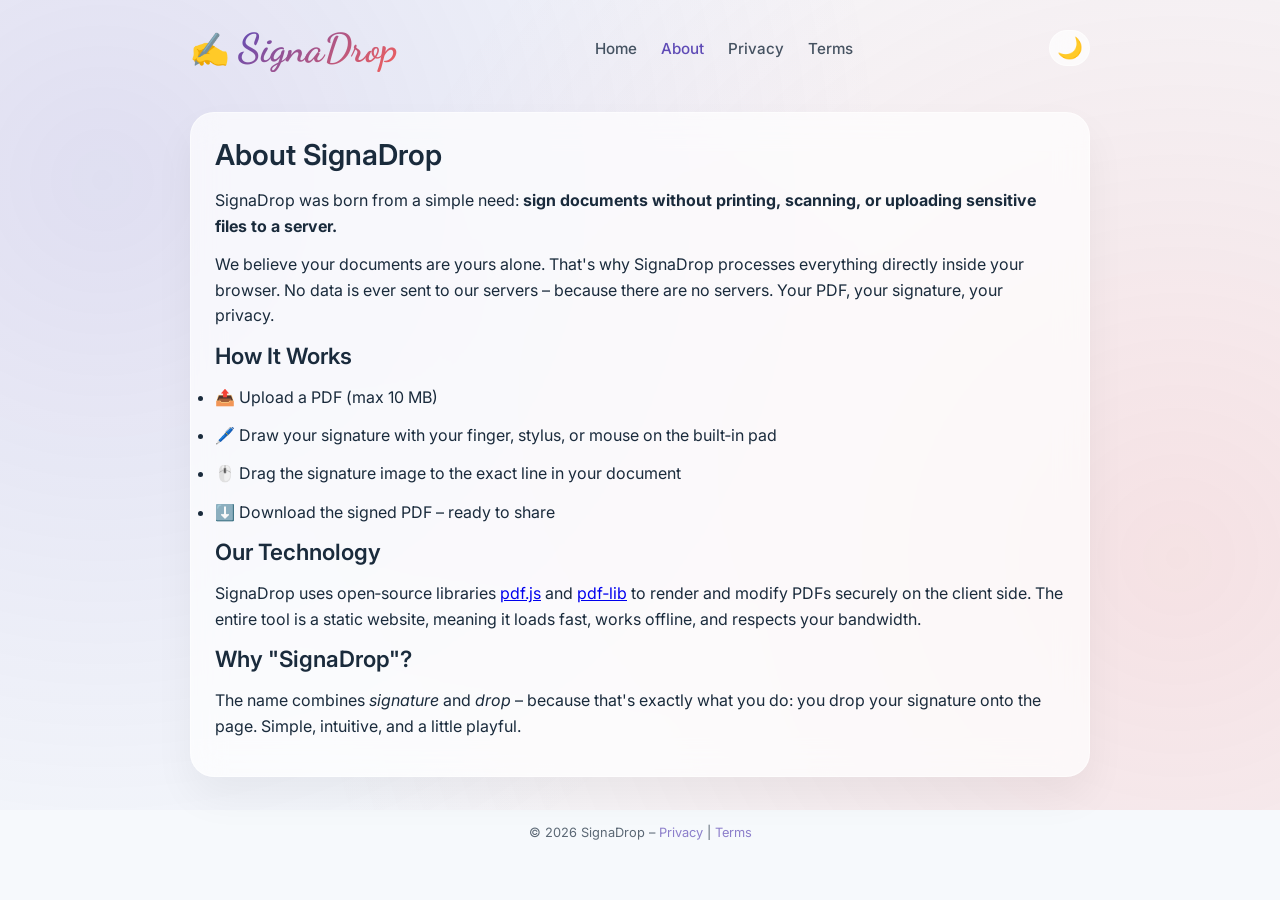
<file: about.html>
<!DOCTYPE html>
<html lang="en">
<head>
    <meta charset="UTF-8">
    <meta name="viewport" content="width=device-width, initial-scale=1.0">
    <title>About SignaDrop – The Visual PDF Signature Tool</title>
    <meta name="description" content="Learn how SignaDrop lets you draw, drag, and sign PDFs instantly in your browser, with complete privacy.">
    <link rel="canonical" href="https://signadrop.com/about">
    <meta name="robots" content="index, follow">
    <link rel="stylesheet" href="css/style.css">
    <link href="https://fonts.googleapis.com/css2?family=Inter:opsz,wght@14..32,400..700&family=Dancing+Script:wght@700&display=swap" rel="stylesheet">

        <!-- Favicon (optional but recommended) -->
    <link rel="icon" type="image/svg+xml" href="/favicon.svg">
    <link rel="apple-touch-icon" href="/icons/icon-192x192.png">

    <!-- Web App Manifest -->
    <link rel="manifest" href="/manifest.json">

    <!-- Theme colour for browsers -->
    <meta name="theme-color" content="#5f4bb6">
</head>
<body>
    <div class="app-container">
        <header>
            <a href="/" class="logo-group"><span class="logo-icon">✍️</span><span class="logo">SignaDrop</span></a>
            <nav class="main-nav">
                <ul>
                    <li><a href="/">Home</a></li>
                    <li><a href="about.html" class="active">About</a></li>
                    <li><a href="privacy.html">Privacy</a></li>
                    <li><a href="terms.html">Terms</a></li>
                </ul>
            </nav>
            <button class="theme-toggle" id="theme-toggle" aria-label="Switch dark/light mode">🌙</button>
        </header>

        <section class="card">
            <h1>About SignaDrop</h1>
            <p>SignaDrop was born from a simple need: <strong>sign documents without printing, scanning, or uploading sensitive files to a server.</strong></p>
            <p>We believe your documents are yours alone. That's why SignaDrop processes everything directly inside your browser. No data is ever sent to our servers – because there are no servers. Your PDF, your signature, your privacy.</p>

            <h2>How It Works</h2>
            <ul>
                <li>📤 Upload a PDF (max 10 MB)</li>
                <li>🖊️ Draw your signature with your finger, stylus, or mouse on the built‑in pad</li>
                <li>🖱️ Drag the signature image to the exact line in your document</li>
                <li>⬇️ Download the signed PDF – ready to share</li>
            </ul>

            <h2>Our Technology</h2>
            <p>SignaDrop uses open‑source libraries <a href="https://mozilla.github.io/pdf.js/" target="_blank" rel="noopener">pdf.js</a> and <a href="https://pdf-lib.js.org/" target="_blank" rel="noopener">pdf‑lib</a> to render and modify PDFs securely on the client side. The entire tool is a static website, meaning it loads fast, works offline, and respects your bandwidth.</p>

            <h2>Why "SignaDrop"?</h2>
            <p>The name combines <em>signature</em> and <em>drop</em> – because that's exactly what you do: you drop your signature onto the page. Simple, intuitive, and a little playful.</p>
        </section>

        <footer>
            <p>© 2026 SignaDrop – <a href="privacy.html">Privacy</a> | <a href="terms.html">Terms</a></p>
        </footer>
    </div>
    <script>
        // Minimal theme toggle (same logic)
        const toggle = document.getElementById('theme-toggle');
        const stored = localStorage.getItem('theme');
        if (stored === 'dark') {
            document.documentElement.setAttribute('data-theme', 'dark');
            toggle.textContent = '☀️';
        }
        toggle.addEventListener('click', () => {
            const isDark = document.documentElement.getAttribute('data-theme') === 'dark';
            if (isDark) {
                document.documentElement.removeAttribute('data-theme');
                localStorage.setItem('theme', 'light');
                toggle.textContent = '🌙';
            } else {
                document.documentElement.setAttribute('data-theme', 'dark');
                localStorage.setItem('theme', 'dark');
                toggle.textContent = '☀️';
            }
        });
    </script>
</body>
</html>
</file>
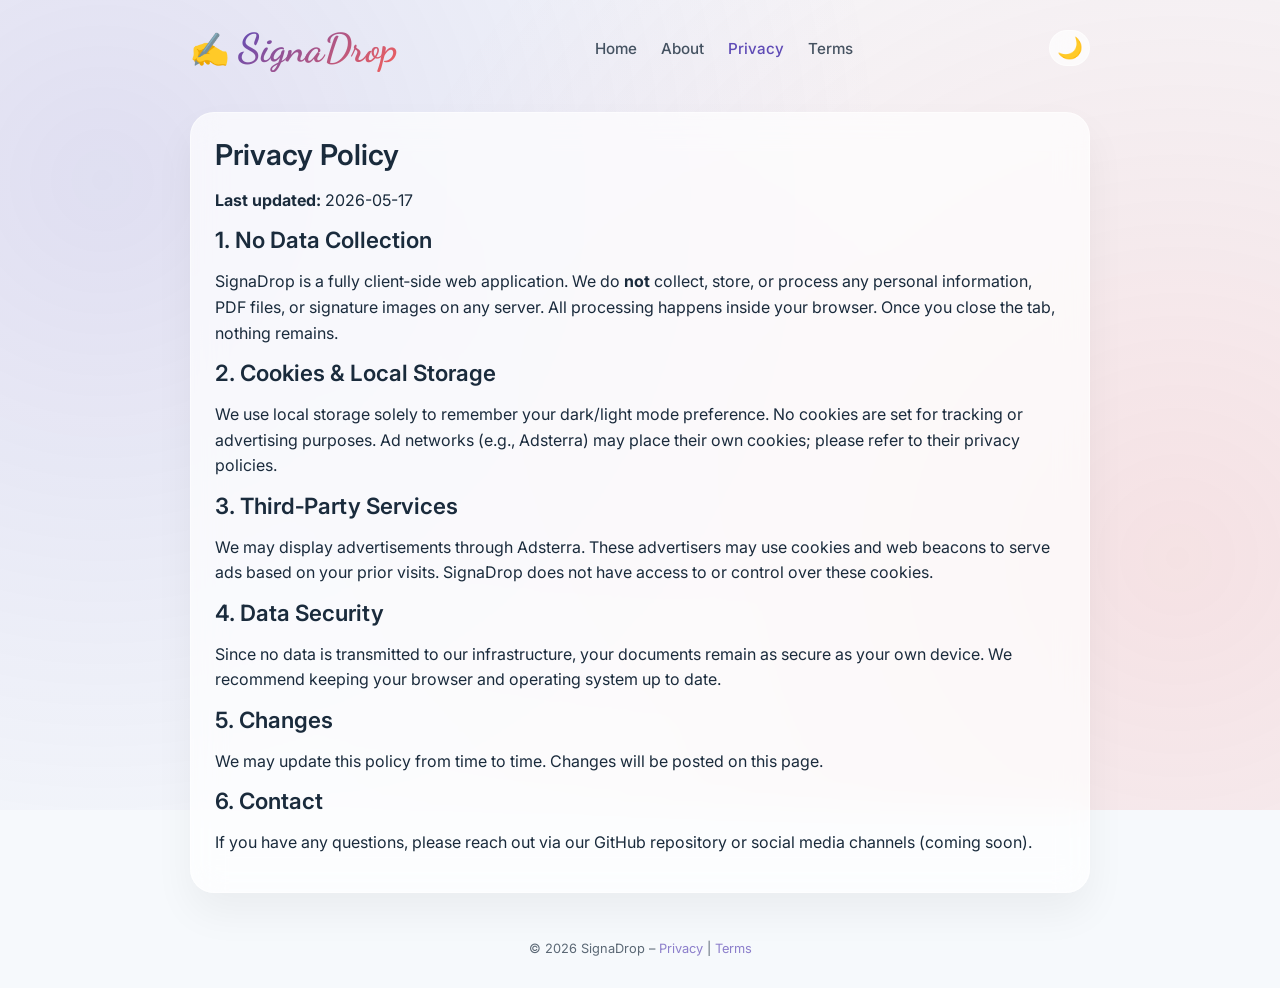
<file: privacy.html>
<!DOCTYPE html>
<html lang="en">
<head>
    <meta charset="UTF-8">
    <meta name="viewport" content="width=device-width, initial-scale=1.0">
    <title>Privacy Policy – SignaDrop</title>
    <meta name="description" content="SignaDrop’s privacy policy – we collect no personal data because everything stays on your device.">
    <link rel="canonical" href="https://signadrop.com/privacy">
    <meta name="robots" content="index, follow">
    <link rel="stylesheet" href="css/style.css">
    <link href="https://fonts.googleapis.com/css2?family=Inter:opsz,wght@14..32,400..700&family=Dancing+Script:wght@700&display=swap" rel="stylesheet">
        <!-- Favicon (optional but recommended) -->
    <link rel="icon" type="image/svg+xml" href="/favicon.svg">
    <link rel="apple-touch-icon" href="/icons/icon-192x192.png">

    <!-- Web App Manifest -->
    <link rel="manifest" href="/manifest.json">

    <!-- Theme colour for browsers -->
    <meta name="theme-color" content="#5f4bb6">
</head>
<body>
    <div class="app-container">
        <header>
            <a href="/" class="logo-group"><span class="logo-icon">✍️</span><span class="logo">SignaDrop</span></a>
            <nav class="main-nav">
                <ul>
                    <li><a href="/">Home</a></li>
                    <li><a href="about.html">About</a></li>
                    <li><a href="privacy.html" class="active">Privacy</a></li>
                    <li><a href="terms.html">Terms</a></li>
                </ul>
            </nav>
            <button class="theme-toggle" id="theme-toggle" aria-label="Switch dark/light mode">🌙</button>
        </header>

        <section class="card">
            <h1>Privacy Policy</h1>
            <p><strong>Last updated:</strong> 2026-05-17</p>

            <h2>1. No Data Collection</h2>
            <p>SignaDrop is a fully client‑side web application. We do <strong>not</strong> collect, store, or process any personal information, PDF files, or signature images on any server. All processing happens inside your browser. Once you close the tab, nothing remains.</p>

            <h2>2. Cookies & Local Storage</h2>
            <p>We use local storage solely to remember your dark/light mode preference. No cookies are set for tracking or advertising purposes. Ad networks (e.g., Adsterra) may place their own cookies; please refer to their privacy policies.</p>

            <h2>3. Third‑Party Services</h2>
            <p>We may display advertisements through Adsterra. These advertisers may use cookies and web beacons to serve ads based on your prior visits. SignaDrop does not have access to or control over these cookies.</p>

            <h2>4. Data Security</h2>
            <p>Since no data is transmitted to our infrastructure, your documents remain as secure as your own device. We recommend keeping your browser and operating system up to date.</p>

            <h2>5. Changes</h2>
            <p>We may update this policy from time to time. Changes will be posted on this page.</p>

            <h2>6. Contact</h2>
            <p>If you have any questions, please reach out via our GitHub repository or social media channels (coming soon).</p>
        </section>

        <footer>
            <p>© 2026 SignaDrop – <a href="privacy.html">Privacy</a> | <a href="terms.html">Terms</a></p>
        </footer>
    </div>
    <script>
        const toggle = document.getElementById('theme-toggle');
        const stored = localStorage.getItem('theme');
        if (stored === 'dark') {
            document.documentElement.setAttribute('data-theme', 'dark');
            toggle.textContent = '☀️';
        }
        toggle.addEventListener('click', () => {
            const isDark = document.documentElement.getAttribute('data-theme') === 'dark';
            if (isDark) {
                document.documentElement.removeAttribute('data-theme');
                localStorage.setItem('theme', 'light');
                toggle.textContent = '🌙';
            } else {
                document.documentElement.setAttribute('data-theme', 'dark');
                localStorage.setItem('theme', 'dark');
                toggle.textContent = '☀️';
            }
        });
    </script>
</body>
</html>
</file>
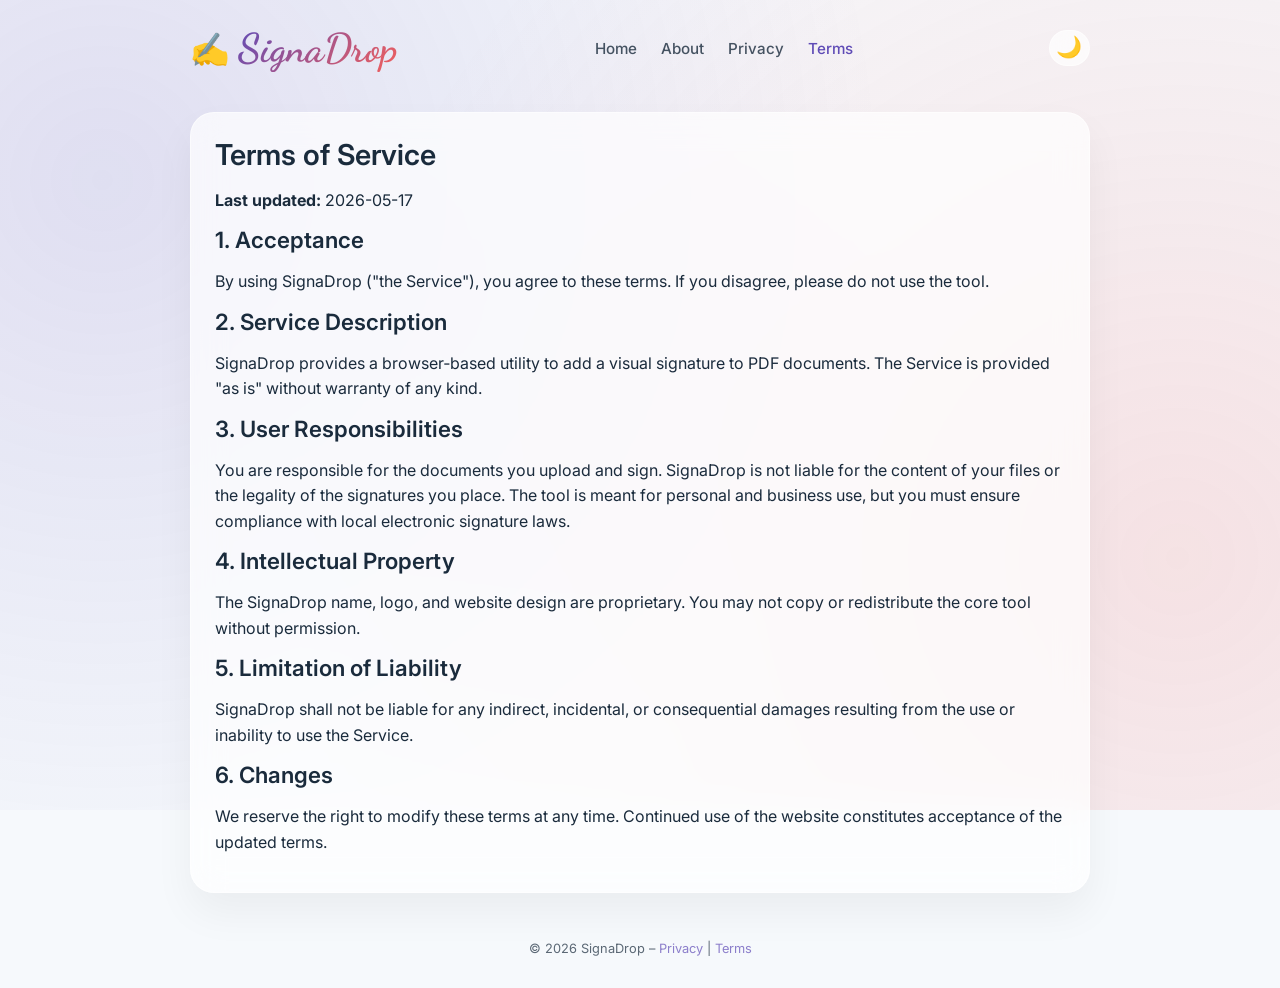
<file: terms.html>
<!DOCTYPE html>
<html lang="en">
<head>
    <meta charset="UTF-8">
    <meta name="viewport" content="width=device-width, initial-scale=1.0">
    <title>Terms of Service – SignaDrop</title>
    <meta name="description" content="Terms of service for using the SignaDrop PDF signature tool.">
    <link rel="canonical" href="https://signadrop.com/terms">
    <meta name="robots" content="index, follow">
    <link rel="stylesheet" href="css/style.css">
    <link href="https://fonts.googleapis.com/css2?family=Inter:opsz,wght@14..32,400..700&family=Dancing+Script:wght@700&display=swap" rel="stylesheet">
        <!-- Favicon (optional but recommended) -->
    <link rel="icon" type="image/svg+xml" href="/favicon.svg">
    <link rel="apple-touch-icon" href="/icons/icon-192x192.png">

    <!-- Web App Manifest -->
    <link rel="manifest" href="/manifest.json">

    <!-- Theme colour for browsers -->
    <meta name="theme-color" content="#5f4bb6">
</head>
<body>
    <div class="app-container">
        <header>
            <a href="/" class="logo-group"><span class="logo-icon">✍️</span><span class="logo">SignaDrop</span></a>
            <nav class="main-nav">
                <ul>
                    <li><a href="/">Home</a></li>
                    <li><a href="about.html">About</a></li>
                    <li><a href="privacy.html">Privacy</a></li>
                    <li><a href="terms.html" class="active">Terms</a></li>
                </ul>
            </nav>
            <button class="theme-toggle" id="theme-toggle" aria-label="Switch dark/light mode">🌙</button>
        </header>

        <section class="card">
            <h1>Terms of Service</h1>
            <p><strong>Last updated:</strong> 2026-05-17</p>

            <h2>1. Acceptance</h2>
            <p>By using SignaDrop ("the Service"), you agree to these terms. If you disagree, please do not use the tool.</p>

            <h2>2. Service Description</h2>
            <p>SignaDrop provides a browser‑based utility to add a visual signature to PDF documents. The Service is provided "as is" without warranty of any kind.</p>

            <h2>3. User Responsibilities</h2>
            <p>You are responsible for the documents you upload and sign. SignaDrop is not liable for the content of your files or the legality of the signatures you place. The tool is meant for personal and business use, but you must ensure compliance with local electronic signature laws.</p>

            <h2>4. Intellectual Property</h2>
            <p>The SignaDrop name, logo, and website design are proprietary. You may not copy or redistribute the core tool without permission.</p>

            <h2>5. Limitation of Liability</h2>
            <p>SignaDrop shall not be liable for any indirect, incidental, or consequential damages resulting from the use or inability to use the Service.</p>

            <h2>6. Changes</h2>
            <p>We reserve the right to modify these terms at any time. Continued use of the website constitutes acceptance of the updated terms.</p>
        </section>

        <footer>
            <p>© 2026 SignaDrop – <a href="privacy.html">Privacy</a> | <a href="terms.html">Terms</a></p>
        </footer>
    </div>
    <script>
        const toggle = document.getElementById('theme-toggle');
        const stored = localStorage.getItem('theme');
        if (stored === 'dark') {
            document.documentElement.setAttribute('data-theme', 'dark');
            toggle.textContent = '☀️';
        }
        toggle.addEventListener('click', () => {
            const isDark = document.documentElement.getAttribute('data-theme') === 'dark';
            if (isDark) {
                document.documentElement.removeAttribute('data-theme');
                localStorage.setItem('theme', 'light');
                toggle.textContent = '🌙';
            } else {
                document.documentElement.setAttribute('data-theme', 'dark');
                localStorage.setItem('theme', 'dark');
                toggle.textContent = '☀️';
            }
        });
    </script>
</body>
</html>
</file>
<file: css/style.css>
/* =============================================
   SignaDrop – Global Stylesheet
   Mobile‑first, Dark/Light mode, Glassmorphism
   ============================================= */

/* ---------- CSS Custom Properties ---------- */
:root {
    --bg: #f6f9fc;
    --surface: rgba(255,255,255,0.7);
    --text: #1a2b3c;
    --accent: #5f4bb6;
    --accent2: #f25f5c;
    --gradient: linear-gradient(135deg, #5f4bb6 0%, #f25f5c 100%);
    --shadow: 0 20px 40px rgba(0,0,0,0.05);
    --radius: 24px;
    --border: rgba(255,255,255,0.5);
    --blob-opacity: 0.15;
}

/* Dark theme – activated via data attribute */
[data-theme="dark"] {
    --bg: #0b1120;
    --surface: rgba(30,41,59,0.7);
    --text: #e2e8f0;
    --accent: #a78bfa;
    --accent2: #fb7185;
    --shadow: 0 20px 40px rgba(0,0,0,0.4);
    --border: rgba(255,255,255,0.08);
    --blob-opacity: 0.25;
}

/* ---------- Reset & Base ---------- */
*, *::before, *::after {
    box-sizing: border-box;
    margin: 0;
    padding: 0;
}
html {
    font-size: 16px;
    scroll-behavior: smooth;
}
body {
    font-family: 'Inter', sans-serif;
    background: var(--bg);
    color: var(--text);
    min-height: 100vh;
    display: flex;
    flex-direction: column;
    align-items: center;
    padding: 1rem;
    position: relative;
    overflow-x: hidden;
    transition: background 0.3s, color 0.3s;
}

/* Animated background blobs */
body::before {
    content: '';
    position: fixed;
    top: -50%;
    left: -20%;
    width: 140%;
    height: 140%;
    background: radial-gradient(circle at 20% 50%, rgba(95,75,182,var(--blob-opacity)) 0%, transparent 50%),
                radial-gradient(circle at 80% 80%, rgba(242,95,92,var(--blob-opacity)) 0%, transparent 50%);
    z-index: -1;
    animation: blobMove 20s infinite alternate;
}
@keyframes blobMove {
    0% { transform: translate(0, 0) scale(1); }
    100% { transform: translate(-5%, 5%) scale(1.1); }
}

/* ---------- Layout ---------- */
.app-container {
    width: 100%;
    max-width: 900px;
    margin: 0 auto;
    display: flex;
    flex-direction: column;
    gap: 2rem;
}
header {
    display: flex;
    align-items: center;
    justify-content: space-between;
    flex-wrap: wrap;
    gap: 1rem;
    padding: 0.5rem 0;
}
.logo-group {
    display: flex;
    align-items: center;
    gap: 0.5rem;
    text-decoration: none;
    color: inherit;
}
.logo-icon { font-size: 2rem; }
.logo {
    font-family: 'Dancing Script', cursive;
    font-size: 2.5rem;
    font-weight: 700;
    background: var(--gradient);
    -webkit-background-clip: text;
    -webkit-text-fill-color: transparent;
    background-clip: text;
}
.theme-toggle {
    background: var(--surface);
    backdrop-filter: blur(12px);
    border: 1px solid var(--border);
    border-radius: 100px;
    padding: 0.4rem;
    cursor: pointer;
    font-size: 1.3rem;
    line-height: 1;
    transition: transform 0.2s;
}
.theme-toggle:hover { transform: scale(1.1); }

/* Navigation */
.main-nav ul {
    display: flex;
    gap: 1.5rem;
    list-style: none;
    flex-wrap: wrap;
    justify-content: center;
}
.main-nav a {
    text-decoration: none;
    font-weight: 500;
    color: var(--text);
    opacity: 0.8;
    transition: opacity 0.2s;
    font-size: 0.95rem;
}
.main-nav a:hover,
.main-nav a.active {
    opacity: 1;
    color: var(--accent);
}

/* ---------- Ad Placeholders ---------- */
.ad-banner {
    width: 100%;
    min-height: 90px;
    background: var(--surface);
    backdrop-filter: blur(12px);
    border-radius: var(--radius);
    display: flex;
    align-items: center;
    justify-content: center;
    font-size: 0.8rem;
    color: #999;
    border: 1px dashed var(--border);
}
.ad-sidebar {
    display: none;
}
@media (min-width: 1024px) {
    .ad-sidebar {
        display: flex;
        position: fixed;
        right: 1rem;
        top: 50%;
        transform: translateY(-50%);
        width: 160px;
        height: 600px;
        background: var(--surface);
        backdrop-filter: blur(12px);
        border-radius: var(--radius);
        align-items: center;
        justify-content: center;
        font-size: 0.8rem;
        color: #999;
        border: 1px dashed var(--border);
        z-index: 10;
    }
}
.ad-native {
    background: var(--surface);
    backdrop-filter: blur(12px);
    border-radius: var(--radius);
    padding: 1rem;
    display: flex;
    align-items: center;
    justify-content: center;
    min-height: 100px;
    font-size: 0.8rem;
    color: #999;
    border: 1px dashed var(--border);
}

/* ---------- Cards ---------- */
.card {
    background: var(--surface);
    backdrop-filter: blur(16px);
    border-radius: var(--radius);
    padding: 1.5rem;
    box-shadow: var(--shadow);
    border: 1px solid var(--border);
    transition: transform 0.2s, box-shadow 0.3s;
}
.card h1, .card h2, .card h3 {
    margin-bottom: 1rem;
    font-weight: 600;
}
.card h1 { font-size: 1.8rem; }
.card h2 { font-size: 1.4rem; }
.card p, .card li {
    line-height: 1.6;
    margin-bottom: 0.8rem;
}

/* ---------- Buttons ---------- */
.btn {
    background: var(--accent);
    color: white;
    border: none;
    padding: 0.6rem 1.2rem;
    border-radius: 100px;
    font-weight: 600;
    font-size: 0.9rem;
    cursor: pointer;
    transition: all 0.2s;
    display: inline-flex;
    align-items: center;
    gap: 0.3rem;
    text-decoration: none;
}
.btn:hover { transform: translateY(-1px); filter: brightness(1.1); }
.btn-secondary { background: rgba(128,128,128,0.15); color: var(--text); backdrop-filter: blur(8px); }
.btn-danger { background: var(--accent2); }
.btn:disabled {
    opacity: 0.5;
    pointer-events: none;
}

/* ---------- Upload Zone ---------- */
#upload-area {
    border: 2px dashed var(--accent);
    border-radius: var(--radius);
    padding: 2rem;
    text-align: center;
    cursor: pointer;
    transition: background 0.2s;
    min-height: 150px;
    display: flex;
    flex-direction: column;
    align-items: center;
    justify-content: center;
    gap: 0.5rem;
}
#upload-area:hover { background: rgba(95,75,182,0.05); }
#upload-area.dragover { background: rgba(95,75,182,0.1); border-color: var(--accent2); }
#file-input { display: none; }

/* ---------- PDF Viewer ---------- */
.pdf-viewer-wrapper {
    position: relative;
    background: #fff; /* keep white for PDF */
    border-radius: var(--radius);
    overflow: hidden;
    box-shadow: var(--shadow);
    margin: 1rem 0;
    touch-action: none;
}
#pdf-canvas {
    display: block;
    width: 100%;
    height: auto;
}
#signature-overlay {
    position: absolute;
    top: 0;
    left: 0;
    cursor: grab;
    user-select: none;
    touch-action: none;
    filter: drop-shadow(0 2px 4px rgba(0,0,0,0.3));
}
#signature-overlay:active { cursor: grabbing; }

/* ---------- Signature Pad ---------- */
.signature-section {
    display: flex;
    flex-direction: column;
    gap: 1rem;
}
#signature-canvas {
    width: 100%;
    height: 150px;
    border: 2px solid #e2e8f0;
    border-radius: 16px;
    background: white;
    cursor: crosshair;
    touch-action: none;
}
.sig-buttons {
    display: flex;
    gap: 0.5rem;
    flex-wrap: wrap;
}

/* ---------- Footer ---------- */
footer {
    margin-top: auto;
    text-align: center;
    font-size: 0.8rem;
    opacity: 0.7;
    padding: 1rem 0;
}
footer a {
    color: var(--accent);
    text-decoration: none;
}
footer a:hover { text-decoration: underline; }

/* ---------- Utility ---------- */
.text-center { text-align: center; }
.mt-1 { margin-top: 1rem; }
.mb-1 { margin-bottom: 1rem; }
</file>
